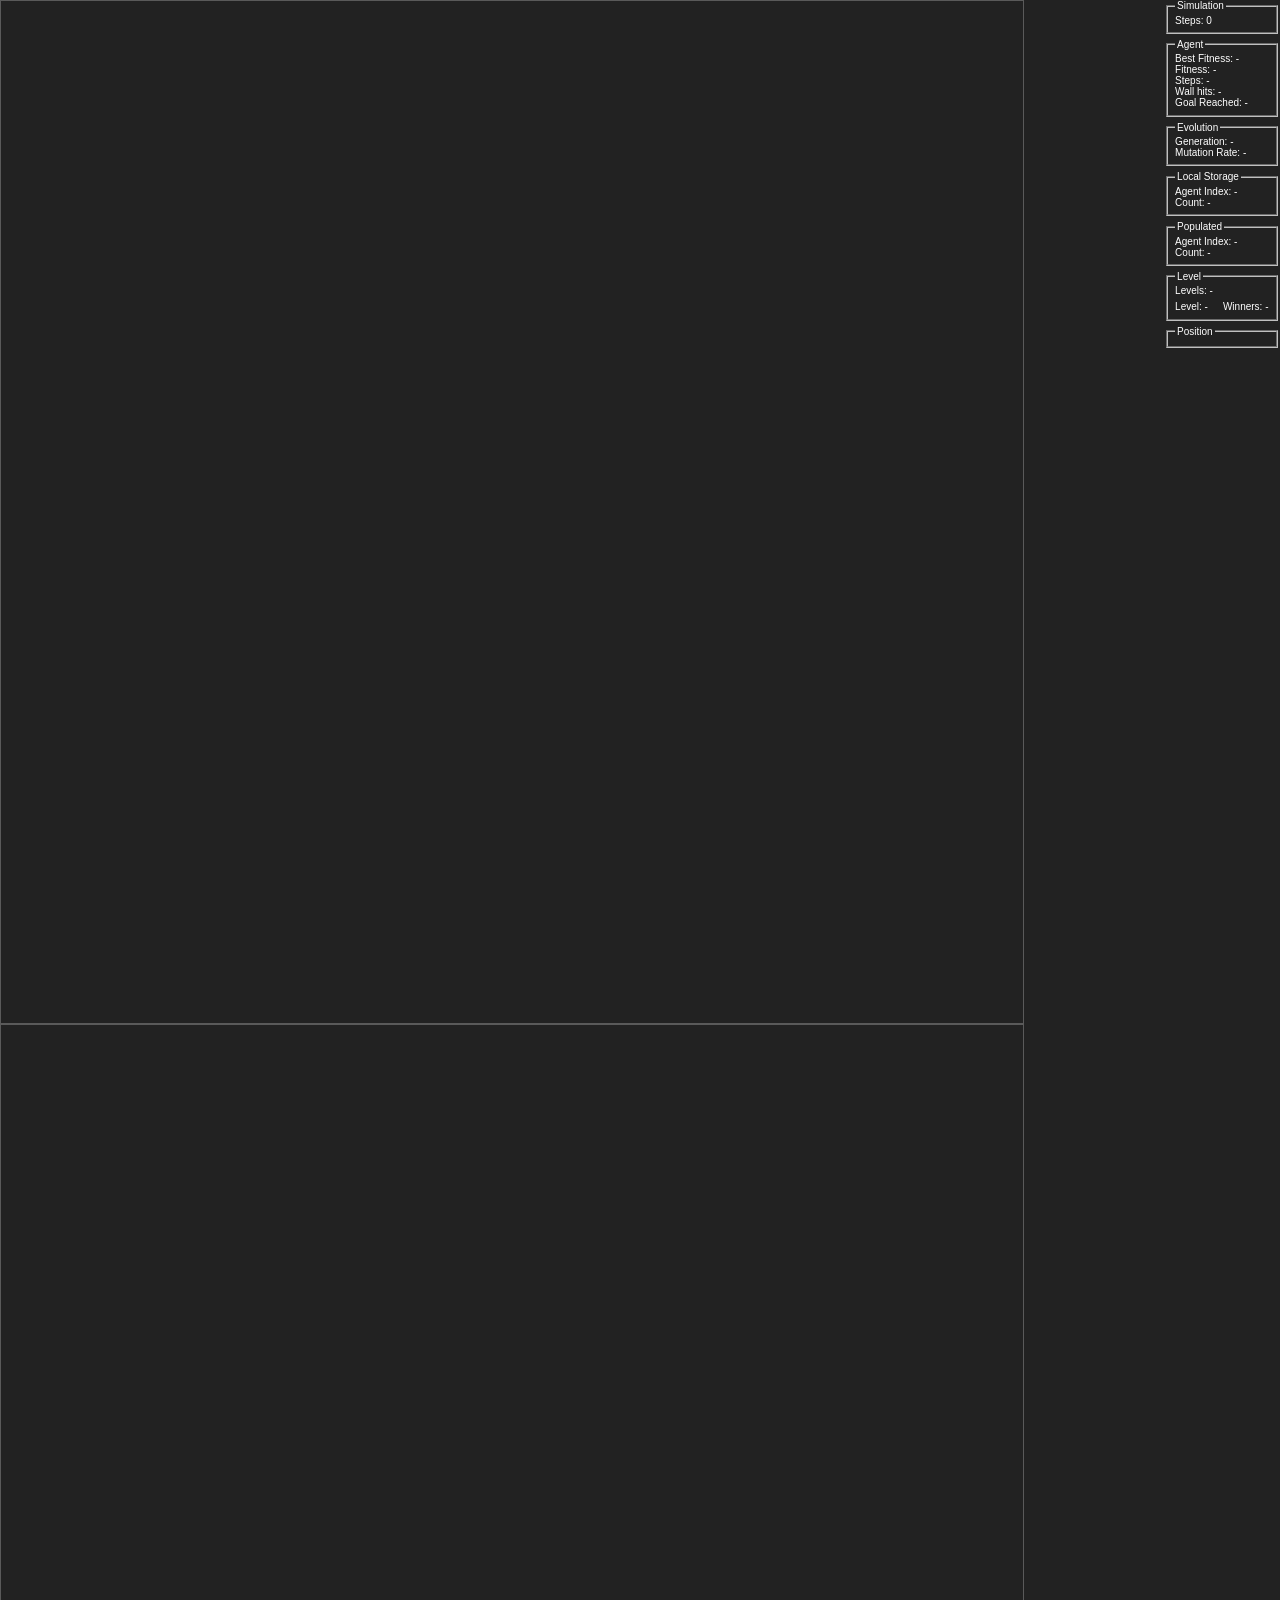
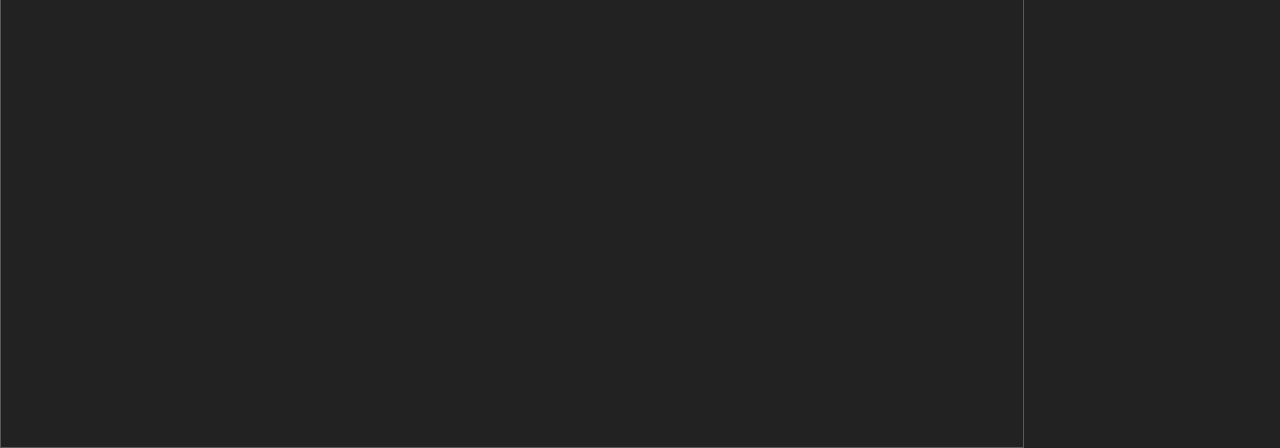
<file: code/index.html>
<!DOCTYPE html>
<html>
<head>
    <title>Neural Maze</title>
    <script>const l = console.log;// console.log manipulation here</script>
    <link rel="stylesheet" type="text/css" href="./index.css">
</head>

<body>

    <div class='mazecanvases'>
        <canvas id='mazeCanvas'></canvas>
        <canvas id='mazeCanvas2'></canvas>
        <canvas id='mazeCanvas3'></canvas>
    </div>


    <div class='btn-container'>
        <div>
            <button id="runBtn">Run</button>
            <button id="stepBtn">Step</button>
            <button id="moveBtn">Move</button>
        </div>
        <div style="display:flex;gap: 20px;">
            <div>
                <input id="watchIndexInp" type="number" value="0" min="0" placeholder="Select network" style="width:40px;">
                <button id="watchBtn">Watch</button>
            </div>

            <div>
                <input id="mutateRateInp" type="number" value="0.1" step="0.1" min="0.1" max="0.9"  style="width:35px;">
                <button id="mutateBtn">Mutate</button>
            </div>

        </div>
    </div>


    <div id="mode_selection_container" style="display:flex;flex-direction:column;row-gap:5px;width:300px;">
        <fieldset class="fieldset-1">
            <legend>Mode</legend>
            <label>
                <input id="singleModeInput" class="mode_setter" type="radio" name="agent-mode1" value="single" checked>Single
            </label>
            <label>
                <input id="multipleModeInput" class="mode_setter" type="radio" name="agent-mode1" value="multiple">Multiple
            </label>
        </fieldset>

       <fieldset class='fieldset-1'>
            <label>
              <input id="populateModeInput" class="mode_setter" type="radio" name="agent-mode2" value="populated" checked>Populated
            </label>

            <label>
              <input id="storedModeInput"  class="mode_setter" type="radio" name="agent-mode2" value="localStorage">Stored
            </label>
        </fieldset>
    </div>


    <div id="brain">
        <div>UP: <span id="upValue">0</span></div>
        <div class="bar">
            <div id="upBar" class="fill"></div>
        </div>

        <div>RIGHT: <span id="rightValue">0</span></div>
        <div class="bar">
            <div id="rightBar" class="fill"></div>
        </div>

        <div>DOWN: <span id="downValue">0</span></div>
        <div class="bar">
            <div id="downBar" class="fill"></div>
        </div>

        <div>LEFT: <span id="leftValue">0</span></div>
        <div class="bar">
            <div id="leftBar" class="fill"></div>
        </div>

        <h2 class="decision">Decision: <span id="decision">?</span></h2>
    </div>



    <div class="ui_layer">
        
        <fieldset>
            <legend>Simulation</legend>
            <div>Steps: <span id="simulationSteps">0</span></div>
        </fieldset>

        <fieldset>
            <legend>Agent</legend>
            <div>Best Fitness: <span id="bestFitnessEle">-</span></div>
            <div>Fitness: <span id="showFitnessEle">-</span></div>
            <div>Steps: <span id="showStepsEle">-</span></div>
            <div>Wall hits: <span id="wallHitsEle">-</span></div>
            <div>Goal Reached: <span id="goalReachedEle">-</span></div>
        </fieldset>
        
        <fieldset>
            <legend>Evolution</legend>
            <div>Generation: <span id="generationEle">-</span></div>
            <div>Mutation Rate: <span id="mutationRateEle">-</span></div>
        </fieldset>

        <fieldset>
            <legend>Local Storage</legend>
            <div>Agent Index: <span id="agentIndexFromLocalStorageEle">-</span></div>
            <div>Count: <span id="agentCountFromLocalStorageEle">-</span></div>
        </fieldset>

        <fieldset>
            <legend>Populated</legend>
            <div>Agent Index: <span id="agentIndexFromPopulatedEle">-</span></div>
            <div>Count: <span id="agentCountFromPopulatedEle">-</span></div>
        </fieldset>

        <fieldset class="level_fieldset">
            <legend>Level</legend>

            <div>Levels: <span id="levelsEle">-</span></div>

            <div class='fieldset_div'>
                <div>Level: <span id="levelEle">-</span></div>
                <div>Winners: <span id="winnersCountEle">-</span></div>
            </div>
        </fieldset>

        <fieldset class="agent_position_fieldset">
            <legend>Position</legend>

            <div id="agent_position_fieldset_div"></div>

        </fieldset>


    </div>



    <div id='heatMapEle' style=""></div>

        <!-- <div>
        <fieldset style="border: 1px solid lightyellow; min-height: 200px;">
            <legend>Terminal</legend>
            <div id="terminalEle"></div>
        </fieldset>
    </div> -->




    <script src="data.js"></script>

    <script src="utils.js"></script>
    <script src="draw utils.js"></script>

    <script src="agent.js"></script>
    <script src="neuron.js"></script>
    <script src="layer.js"></script>
    
    <script src="./models/MazeLevel.js"></script>
    <script src="./models/Simulation.js"></script>
    
    <script src="./models/Network.js"></script>
    <script src="./models/Visualizer.js"></script>

    <script src="script.js"></script>

    <script src="test.js"></script>
</body>
</html>
</file>
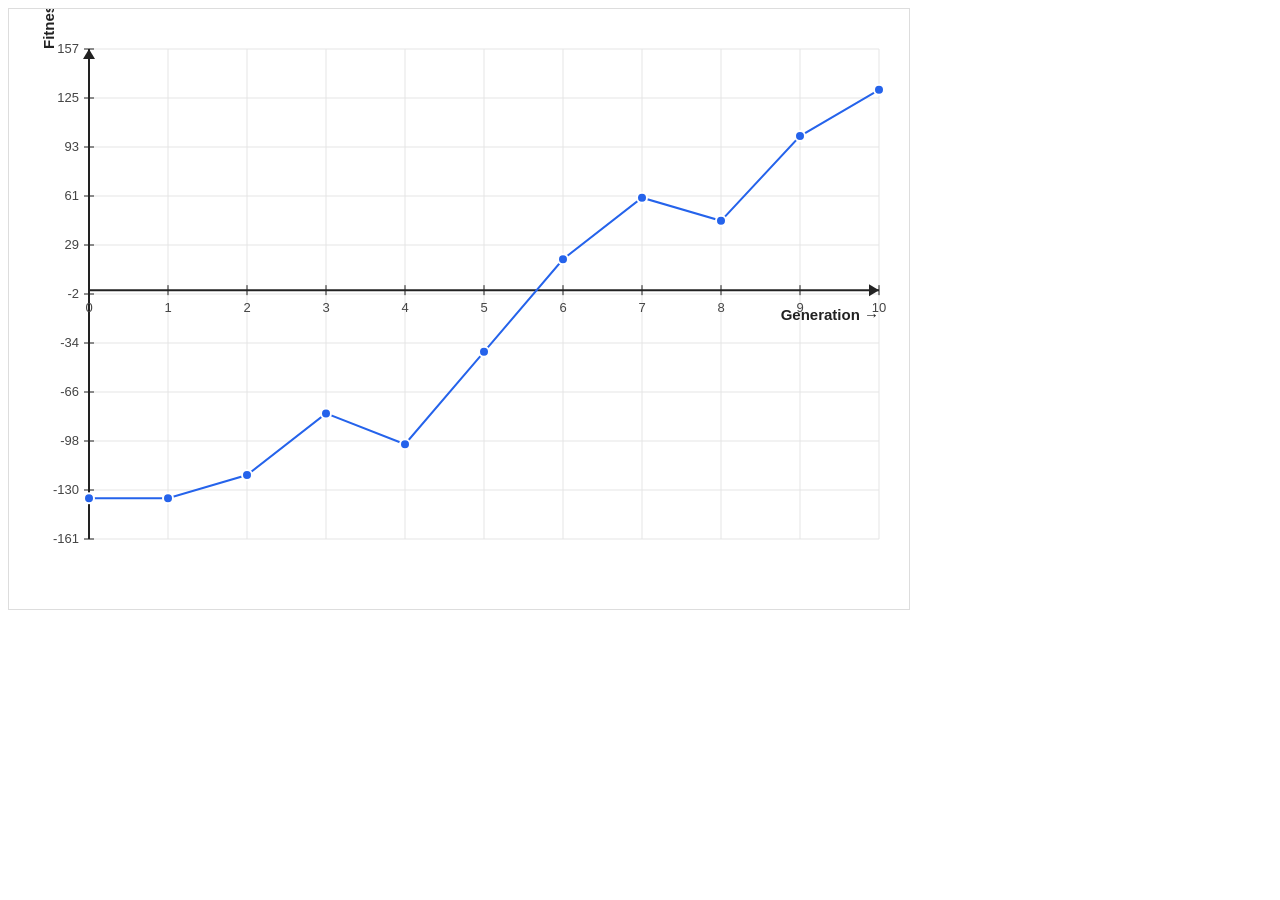
<file: code/accessories/fitness_graph.html>
<!DOCTYPE html>
<html>
<head>
    <meta charset="UTF-8">
    <title>Generation vs Fitness</title>

    <style>
        body {
            font-family: Arial, sans-serif;
        }

        .chart-container {
            position: relative;
            width: 900px;
        }

        canvas {
            border: 1px solid #ddd;
            display: block;
        }

        #tooltip {
            position: absolute;
            display: none;

            background: rgba(0, 0, 0, 0.85);
            color: white;

            padding: 8px 12px;
            border-radius: 6px;

            font-size: 13px;

            pointer-events: none;

            white-space: nowrap;
        }
    </style>
</head>

<body>

<div class="chart-container">

    <canvas id="fitnessChart"
            width="900"
            height="600">
    </canvas>

    <div id="tooltip"></div>

</div>


<script>

const demoData = [
    { fitness: -135, generation: 0 },
    { fitness: -135, generation: 1 },
    { fitness: -120, generation: 2 },
    { fitness: -80,  generation: 3 },
    { fitness: -100, generation: 4 },
    { fitness: -40,  generation: 5 },
    { fitness: 20,   generation: 6 },
    { fitness: 60,   generation: 7 },
    { fitness: 45,   generation: 8 },
    { fitness: 100,  generation: 9 },
    { fitness: 130,  generation: 10 }
];


const canvas = document.getElementById("fitnessChart");
const ctx = canvas.getContext("2d");

const tooltip = document.getElementById("tooltip");


const width = canvas.width;
const height = canvas.height;


// Space around graph
const padding = {
    left: 80,
    right: 30,
    top: 40,
    bottom: 70
};


// --------------------------------------------------
// Calculate data ranges
// --------------------------------------------------

let minX = Math.min(...demoData.map(p => p.generation));
let maxX = Math.max(...demoData.map(p => p.generation));

let minY = Math.min(...demoData.map(p => p.fitness));
let maxY = Math.max(...demoData.map(p => p.fitness));


// Make sure 0 is always visible on Y axis
minY = Math.min(minY, 0);
maxY = Math.max(maxY, 0);


// Add some vertical space
const yPadding = (maxY - minY) * 0.1;

minY -= yPadding;
maxY += yPadding;


// --------------------------------------------------
// Coordinate conversion
// --------------------------------------------------

function xToCanvas(x) {

    const graphWidth =
        width - padding.left - padding.right;

    return padding.left +
        ((x - minX) / (maxX - minX)) *
        graphWidth;
}


function yToCanvas(y) {

    const graphHeight =
        height - padding.top - padding.bottom;

    // IMPORTANT:
    // Canvas Y increases downward,
    // so we invert the mathematical Y axis.

    return height - padding.bottom -
        ((y - minY) / (maxY - minY)) *
        graphHeight;
}


// --------------------------------------------------
// Draw grid
// --------------------------------------------------

function drawGrid() {

    ctx.strokeStyle = "#e5e5e5";
    ctx.lineWidth = 1;

    // Vertical grid lines
    for (let x = minX; x <= maxX; x++) {

        const canvasX = xToCanvas(x);

        ctx.beginPath();
        ctx.moveTo(canvasX, padding.top);
        ctx.lineTo(canvasX, height - padding.bottom);
        ctx.stroke();
    }


    // Horizontal grid lines
    // We'll use a reasonable number of lines.

    const gridCount = 10;

    for (let i = 0; i <= gridCount; i++) {

        const value =
            minY + (maxY - minY) * (i / gridCount);

        const canvasY = yToCanvas(value);

        ctx.beginPath();
        ctx.moveTo(padding.left, canvasY);
        ctx.lineTo(width - padding.right, canvasY);
        ctx.stroke();
    }
}


// --------------------------------------------------
// Draw axes
// --------------------------------------------------

function drawAxes() {

    ctx.strokeStyle = "#222";
    ctx.fillStyle = "#222";

    ctx.lineWidth = 2;


    // ----------------------------------------------
    // X axis (fitness = 0)
    // ----------------------------------------------

    const zeroY = yToCanvas(0);

    ctx.beginPath();

    ctx.moveTo(padding.left, zeroY);
    ctx.lineTo(width - padding.right, zeroY);

    ctx.stroke();


    // X-axis arrow

    ctx.beginPath();

    ctx.moveTo(width - padding.right, zeroY);

    ctx.lineTo(width - padding.right - 10, zeroY - 6);

    ctx.lineTo(width - padding.right - 10, zeroY + 6);

    ctx.closePath();

    ctx.fill();


    // ----------------------------------------------
    // Y axis
    // ----------------------------------------------

    const zeroX = xToCanvas(0);

    ctx.beginPath();

    ctx.moveTo(zeroX, padding.top);
    ctx.lineTo(zeroX, height - padding.bottom);

    ctx.stroke();


    // Y-axis arrow

    ctx.beginPath();

    ctx.moveTo(zeroX, padding.top);

    ctx.lineTo(zeroX - 6, padding.top + 10);
    ctx.lineTo(zeroX + 6, padding.top + 10);

    ctx.closePath();

    ctx.fill();


    // ----------------------------------------------
    // Axis labels
    // ----------------------------------------------

    ctx.font = "bold 15px Arial";


    // Generation ->
    ctx.textAlign = "right";
    ctx.fillText(
        "Generation →",
        width - padding.right,
        zeroY + 30
    );


    // Fitness ↑
    ctx.save();

    ctx.translate(
        zeroX - 35,
        padding.top
    );

    ctx.rotate(-Math.PI / 2);

    ctx.textAlign = "left";

    ctx.fillText(
        "Fitness ↑",
        0,
        0
    );

    ctx.restore();
}


// --------------------------------------------------
// Draw X-axis labels
// --------------------------------------------------

function drawXAxisLabels() {

    ctx.fillStyle = "#444";
    ctx.font = "13px Arial";
    ctx.textAlign = "center";


    for (let generation = minX;
         generation <= maxX;
         generation++) {

        const x = xToCanvas(generation);
        const y = yToCanvas(0);


        // Tick
        ctx.strokeStyle = "#222";
        ctx.lineWidth = 1;

        ctx.beginPath();

        ctx.moveTo(x, y - 5);
        ctx.lineTo(x, y + 5);

        ctx.stroke();


        // Number
        ctx.fillText(
            generation,
            x,
            y + 22
        );
    }
}


// --------------------------------------------------
// Draw Y-axis labels
// --------------------------------------------------

function drawYAxisLabels() {

    ctx.fillStyle = "#444";
    ctx.font = "13px Arial";
    ctx.textAlign = "right";


    const gridCount = 10;


    for (let i = 0; i <= gridCount; i++) {

        const value =
            minY + (maxY - minY) * (i / gridCount);

        const y = yToCanvas(value);

        const x = xToCanvas(0);


        // Tick
        ctx.strokeStyle = "#222";
        ctx.lineWidth = 1;

        ctx.beginPath();

        ctx.moveTo(x - 5, y);
        ctx.lineTo(x + 5, y);

        ctx.stroke();


        // Number
        ctx.fillText(
            Math.round(value),
            x - 10,
            y + 4
        );
    }
}


// --------------------------------------------------
// Draw fitness line
// --------------------------------------------------

function drawLine() {

    ctx.strokeStyle = "#2563eb";
    ctx.lineWidth = 2;

    ctx.beginPath();


    demoData.forEach((point, index) => {

        const x = xToCanvas(point.generation);
        const y = yToCanvas(point.fitness);


        if (index === 0) {
            ctx.moveTo(x, y);
        } else {
            ctx.lineTo(x, y);
        }
    });


    ctx.stroke();
}


// --------------------------------------------------
// Draw points
// --------------------------------------------------

function drawPoints() {

    demoData.forEach(point => {

        const x = xToCanvas(point.generation);
        const y = yToCanvas(point.fitness);


        ctx.beginPath();

        ctx.arc(
            x,
            y,
            5,
            0,
            Math.PI * 2
        );

        ctx.fillStyle = "#2563eb";
        ctx.fill();


        // Small white border

        ctx.strokeStyle = "white";
        ctx.lineWidth = 2;

        ctx.stroke();
    });
}


// --------------------------------------------------
// Draw everything
// --------------------------------------------------

function draw() {

    ctx.clearRect(
        0,
        0,
        width,
        height
    );


    drawGrid();

    drawAxes();

    drawXAxisLabels();

    drawYAxisLabels();

    drawLine();

    drawPoints();
}


draw();


// --------------------------------------------------
// Hover detection
// --------------------------------------------------

canvas.addEventListener("mousemove", function(event) {

    const rect = canvas.getBoundingClientRect();

    const mouseX =
        event.clientX - rect.left;

    const mouseY =
        event.clientY - rect.top;


    let hoveredPoint = null;


    for (const point of demoData) {

        const x = xToCanvas(point.generation);
        const y = yToCanvas(point.fitness);


        const distance =
            Math.sqrt(
                (mouseX - x) ** 2 +
                (mouseY - y) ** 2
            );


        // 10px hit area

        if (distance <= 10) {

            hoveredPoint = point;
            break;
        }
    }


    if (hoveredPoint) {

        tooltip.style.display = "block";


        tooltip.innerHTML = `
            <strong>Generation:</strong>
            ${hoveredPoint.generation}
            <br>
            <strong>Fitness:</strong>
            ${hoveredPoint.fitness}
        `;


        tooltip.style.left =
            (mouseX + 15) + "px";

        tooltip.style.top =
            (mouseY + 15) + "px";


        canvas.style.cursor = "pointer";

    } else {

        tooltip.style.display = "none";

        canvas.style.cursor = "default";
    }

});

</script>

</body>
</html>
</file>
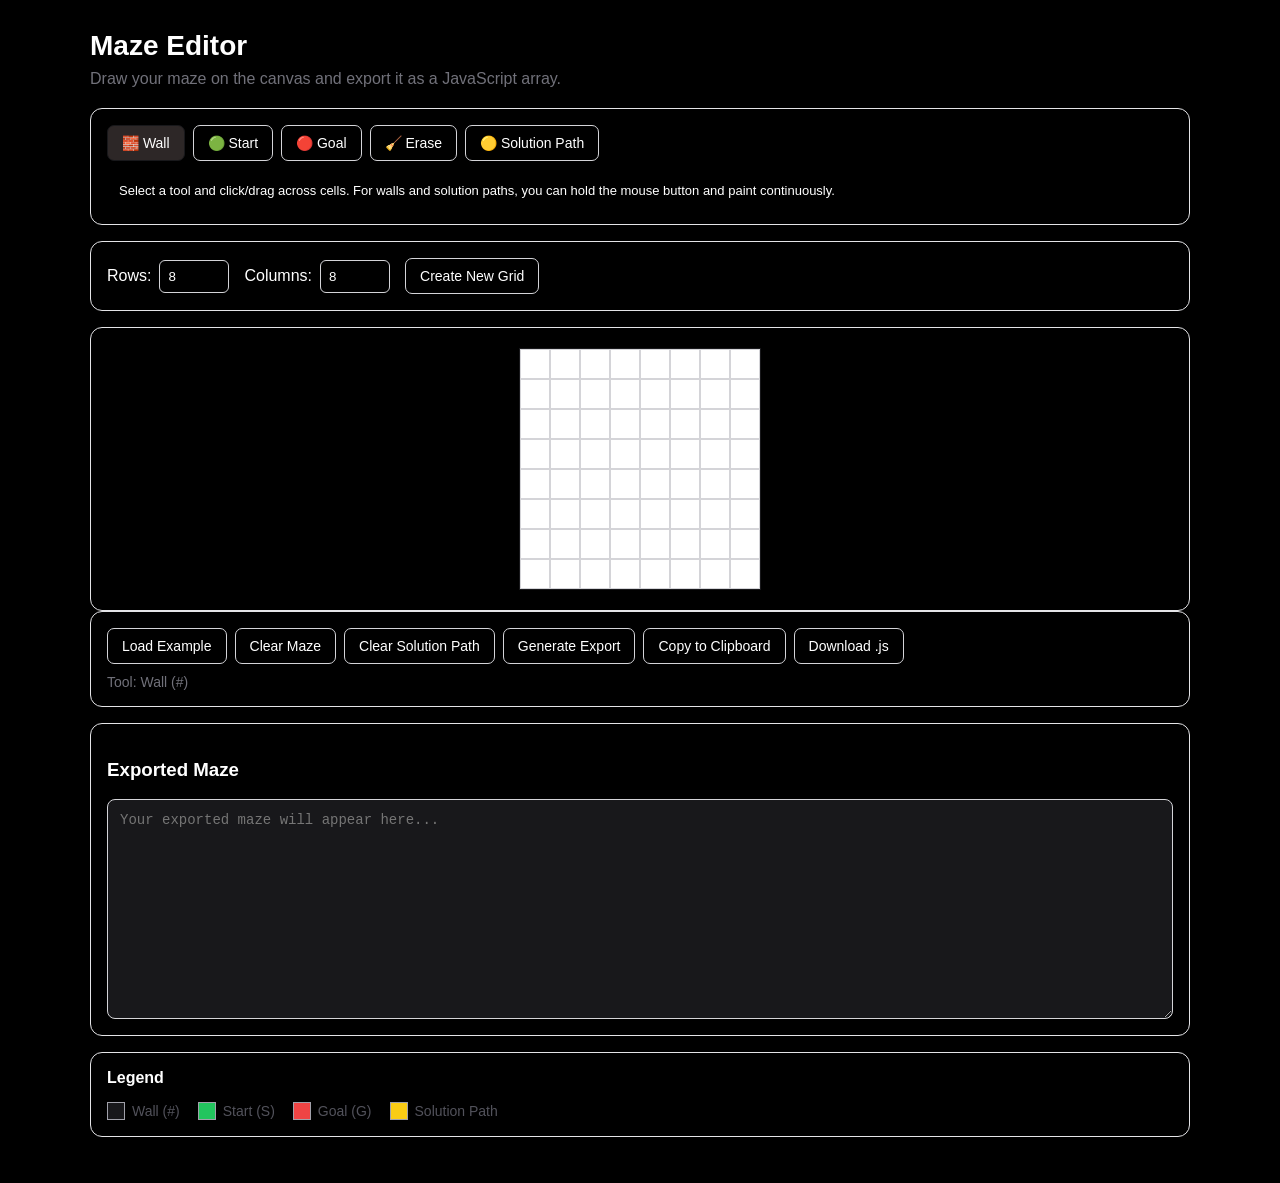
<file: code/accessories/maze_generator.html>
<!DOCTYPE html>
<html lang="en">
<head>
    <meta charset="UTF-8">
    <meta name="viewport" content="width=device-width, initial-scale=1.0">

    <title>Maze Editor</title>

    <style>
        * {
            box-sizing: border-box;
        }

        body {
            margin: 0;
            min-height: 100vh;
            font-family: Arial, Helvetica, sans-serif;
            background: #f4f4f5;
            color: #18181b;

            display: flex;
            justify-content: center;
            align-items: flex-start;

            padding: 30px;
        }

        .app {
            width: min(100%, 1100px);
        }

        h1 {
            margin: 0 0 8px;
            font-size: 28px;
        }

        .description {
            margin: 0 0 20px;
            color: #71717a;
        }

        .panel {
            background: white;
            border: 1px solid #e4e4e7;
            border-radius: 12px;
            padding: 16px;
            margin-bottom: 16px;
        }

        .toolbar {
            display: flex;
            flex-wrap: wrap;
            gap: 8px;
        }

        button {
            border: 1px solid #d4d4d8;
            background: white;
            color: #18181b;

            padding: 9px 14px;
            border-radius: 7px;

            font-size: 14px;
            cursor: pointer;
        }

        button:hover {
            background: #f4f4f5;
        }

        button.active {
            background: #18181b;
            color: white;
            border-color: #18181b;
        }

        .settings {
            display: flex;
            flex-wrap: wrap;
            gap: 15px;
            align-items: center;
        }

        .setting {
            display: flex;
            align-items: center;
            gap: 8px;
        }

        input[type="number"] {
            width: 70px;
            padding: 8px;
            border: 1px solid #d4d4d8;
            border-radius: 6px;
        }

        .canvas-container {
            background: white;
            border: 1px solid #e4e4e7;
            border-radius: 12px;

            padding: 20px;

            display: flex;
            justify-content: center;
            align-items: center;

            overflow: auto;
        }

        canvas {
            display: block;
            border: 1px solid #18181b;

            /*
             * Important for touch dragging.
             */
            touch-action: none;

            cursor: crosshair;
        }

        .actions {
            display: flex;
            flex-wrap: wrap;
            gap: 8px;
        }

        .export-area {
            display: grid;
            gap: 10px;
        }

        textarea {
            width: 100%;
            min-height: 220px;

            resize: vertical;

            padding: 12px;

            border: 1px solid #d4d4d8;
            border-radius: 8px;

            font-family: monospace;
            font-size: 14px;

            background: #18181b;
            color: #fafafa;
        }

        .status {
            margin-top: 10px;
            color: #71717a;
            font-size: 14px;
        }

        .legend {
            display: flex;
            flex-wrap: wrap;
            gap: 18px;

            margin-top: 15px;

            color: #52525b;
            font-size: 14px;
        }

        .legend-item {
            display: flex;
            align-items: center;
            gap: 7px;
        }

        .legend-box {
            width: 18px;
            height: 18px;

            border: 1px solid #a1a1aa;
        }

        .legend-wall {
            background: #18181b;
        }

        .legend-start {
            background: #22c55e;
        }

        .legend-goal {
            background: #ef4444;
        }

        .legend-path {
            background: #facc15;
        }

        .hint {
            margin-top: 12px;
            padding: 10px 12px;

            background: #fafafa;
            border-radius: 7px;

            color: #52525b;
            font-size: 13px;
        }

        @media (max-width: 600px) {
            body {
                padding: 15px;
            }

            .canvas-container {
                padding: 10px;
            }

            h1 {
                font-size: 23px;
            }
        }

/*        dark mode code starts*/

        body, .panel, .hint, .canvas-container, input, button {
            background: black !important;
            color: white !important;
        }
        .tool.active  {
            background: #2d2727 !important;
        }
/*        dark mode code ends*/
    </style>
</head>

<body>

<div class="app">

    <h1>Maze Editor</h1>

    <p class="description">
        Draw your maze on the canvas and export it as a JavaScript array.
    </p>


    <!-- TOOLBAR -->
    <div class="panel">

        <div class="toolbar">

            <button
                class="tool active"
                data-tool="wall">
                🧱 Wall
            </button>

            <button
                class="tool"
                data-tool="start">
                🟢 Start
            </button>

            <button
                class="tool"
                data-tool="goal">
                🔴 Goal
            </button>

            <button
                class="tool"
                data-tool="erase">
                🧹 Erase
            </button>

            <button
                class="tool"
                data-tool="path">
                🟡 Solution Path
            </button>

        </div>

        <div class="hint">
            Select a tool and click/drag across cells.
            For walls and solution paths, you can hold the mouse button and paint continuously.
        </div>

    </div>


    <!-- GRID SETTINGS -->
    <div class="panel">

        <div class="settings">

            <div class="setting">
                <label for="rows">Rows:</label>

                <input
                    id="rows"
                    type="number"
                    min="2"
                    max="100"
                    value="8">
            </div>


            <div class="setting">
                <label for="cols">Columns:</label>

                <input
                    id="cols"
                    type="number"
                    min="2"
                    max="100"
                    value="8">
            </div>


            <button id="resizeBtn">
                Create New Grid
            </button>

        </div>

    </div>


    <!-- CANVAS -->
    <div class="canvas-container">

        <canvas id="mazeCanvas"></canvas>

    </div>


    <!-- ACTIONS -->
    <div class="panel">

        <div class="actions">

            <button id="exampleBtn">
                Load Example
            </button>

            <button id="clearBtn">
                Clear Maze
            </button>

            <button id="clearPathBtn">
                Clear Solution Path
            </button>

            <button id="exportBtn">
                Generate Export
            </button>

            <button id="copyBtn">
                Copy to Clipboard
            </button>

            <button id="downloadBtn">
                Download .js
            </button>

        </div>

        <div class="status" id="status">
            Tool: Wall
        </div>

    </div>


    <!-- EXPORT -->
    <div class="panel">

        <h3>Exported Maze</h3>

        <div class="export-area">

            <textarea
                id="output"
                spellcheck="false"
                placeholder="Your exported maze will appear here..."></textarea>

        </div>

    </div>


    <!-- LEGEND -->
    <div class="panel">

        <strong>Legend</strong>

        <div class="legend">

            <div class="legend-item">
                <div class="legend-box legend-wall"></div>
                Wall (#)
            </div>

            <div class="legend-item">
                <div class="legend-box legend-start"></div>
                Start (S)
            </div>

            <div class="legend-item">
                <div class="legend-box legend-goal"></div>
                Goal (G)
            </div>

            <div class="legend-item">
                <div class="legend-box legend-path"></div>
                Solution Path
            </div>

        </div>

    </div>

</div>


<script>

    // ============================================================
    // CONFIGURATION
    // ============================================================

    const CELL_SIZE = 30;

    const WALL = "#";
    const EMPTY = " ";
    const START = "S";
    const GOAL = "G";


    // ============================================================
    // DOM ELEMENTS
    // ============================================================

    const canvas = document.getElementById("mazeCanvas");
    const ctx = canvas.getContext("2d");

    const rowsInput = document.getElementById("rows");
    const colsInput = document.getElementById("cols");

    const resizeBtn = document.getElementById("resizeBtn");

    const exampleBtn = document.getElementById("exampleBtn");
    const clearBtn = document.getElementById("clearBtn");
    const clearPathBtn = document.getElementById("clearPathBtn");

    const exportBtn = document.getElementById("exportBtn");
    const copyBtn = document.getElementById("copyBtn");
    const downloadBtn = document.getElementById("downloadBtn");

    const output = document.getElementById("output");
    const status = document.getElementById("status");

    const toolButtons = document.querySelectorAll(".tool");


    // ============================================================
    // MAZE DATA
    // ============================================================

    let rows = Number(rowsInput.value);
    let cols = Number(colsInput.value);

    let maze = [];

    /*
     * Solution path is stored separately from the maze.
     *
     * This is important because:
     *
     * maze[row][col]
     *
     * represents the actual maze.
     *
     * solutionPath[row][col]
     *
     * represents whether that cell belongs to the solution.
     */
    let solutionPath = [];


    // Current selected tool
    let currentTool = "wall";


    // Used for mouse/touch dragging
    let isDrawing = false;

    // Prevent repeated painting of the same cell
    let lastCell = null;


    // ============================================================
    // CREATE EMPTY MAZE
    // ============================================================

    function createEmptyMaze(rowCount, colCount) {

        maze = [];

        solutionPath = [];

        for (let row = 0; row < rowCount; row++) {

            const mazeRow = [];
            const pathRow = [];

            for (let col = 0; col < colCount; col++) {

                mazeRow.push(EMPTY);
                pathRow.push(false);

            }

            maze.push(mazeRow);
            solutionPath.push(pathRow);
        }
    }


    // ============================================================
    // CREATE CANVAS
    // ============================================================

    function resizeCanvas() {

        canvas.width = cols * CELL_SIZE;
        canvas.height = rows * CELL_SIZE;

        render();
    }


    // ============================================================
    // RENDER MAZE
    // ============================================================

    function render() {

        ctx.clearRect(
            0,
            0,
            canvas.width,
            canvas.height
        );


        // --------------------------------------------------------
        // Draw cells
        // --------------------------------------------------------

        for (let row = 0; row < rows; row++) {

            for (let col = 0; col < cols; col++) {

                const x = col * CELL_SIZE;
                const y = row * CELL_SIZE;

                const value = maze[row][col];


                // Default cell
                ctx.fillStyle = "#ffffff";

                ctx.fillRect(
                    x,
                    y,
                    CELL_SIZE,
                    CELL_SIZE
                );


                // ------------------------------------------------
                // Solution path
                // ------------------------------------------------

                if (
                    solutionPath[row] &&
                    solutionPath[row][col] &&
                    value !== WALL &&
                    value !== START &&
                    value !== GOAL
                ) {

                    ctx.fillStyle = "#facc15";

                    ctx.fillRect(
                        x,
                        y,
                        CELL_SIZE,
                        CELL_SIZE
                    );
                }


                // ------------------------------------------------
                // Wall
                // ------------------------------------------------

                if (value === WALL) {

                    ctx.fillStyle = "#18181b";

                    ctx.fillRect(
                        x,
                        y,
                        CELL_SIZE,
                        CELL_SIZE
                    );
                }


                // ------------------------------------------------
                // Start
                // ------------------------------------------------

                if (value === START) {

                    ctx.fillStyle = "#22c55e";

                    ctx.fillRect(
                        x,
                        y,
                        CELL_SIZE,
                        CELL_SIZE
                    );

                    drawText(
                        "S",
                        x,
                        y
                    );
                }


                // ------------------------------------------------
                // Goal
                // ------------------------------------------------

                if (value === GOAL) {

                    ctx.fillStyle = "#ef4444";

                    ctx.fillRect(
                        x,
                        y,
                        CELL_SIZE,
                        CELL_SIZE
                    );

                    drawText(
                        "G",
                        x,
                        y
                    );
                }


                // ------------------------------------------------
                // Grid line
                // ------------------------------------------------

                ctx.strokeStyle = "#d4d4d8";
                ctx.lineWidth = 1;

                ctx.strokeRect(
                    x + 0.5,
                    y + 0.5,
                    CELL_SIZE - 1,
                    CELL_SIZE - 1
                );

            }
        }
    }


    // ============================================================
    // DRAW CELL TEXT
    // ============================================================

    function drawText(text, x, y) {

        ctx.fillStyle = "#ffffff";

        ctx.font = "bold 17px Arial";

        ctx.textAlign = "center";
        ctx.textBaseline = "middle";

        ctx.fillText(
            text,
            x + CELL_SIZE / 2,
            y + CELL_SIZE / 2
        );
    }


    // ============================================================
    // GET CELL FROM MOUSE POSITION
    // ============================================================

    function getCellFromEvent(event) {

        const rect = canvas.getBoundingClientRect();


        /*
         * clientX/clientY works for mouse.
         *
         * For touch events we use the first touch.
         */

        let clientX;
        let clientY;

        if (event.touches && event.touches.length > 0) {

            clientX = event.touches[0].clientX;
            clientY = event.touches[0].clientY;

        } else if (
            event.changedTouches &&
            event.changedTouches.length > 0
        ) {

            clientX = event.changedTouches[0].clientX;
            clientY = event.changedTouches[0].clientY;

        } else {

            clientX = event.clientX;
            clientY = event.clientY;
        }


        const x = clientX - rect.left;
        const y = clientY - rect.top;


        /*
         * Because the canvas can be displayed at a different
         * CSS size than its internal resolution, calculate the
         * scale.
         */

        const scaleX = canvas.width / rect.width;
        const scaleY = canvas.height / rect.height;


        const canvasX = x * scaleX;
        const canvasY = y * scaleY;


        const col = Math.floor(
            canvasX / CELL_SIZE
        );

        const row = Math.floor(
            canvasY / CELL_SIZE
        );


        if (
            row < 0 ||
            row >= rows ||
            col < 0 ||
            col >= cols
        ) {
            return null;
        }


        return {
            row,
            col
        };
    }


    // ============================================================
    // PAINT CELL
    // ============================================================

    function paintCell(row, col) {

        if (
            row < 0 ||
            row >= rows ||
            col < 0 ||
            col >= cols
        ) {
            return;
        }


        switch (currentTool) {


            // ----------------------------------------------------
            // WALL
            // ----------------------------------------------------

            case "wall":

                /*
                 * Don't overwrite Start or Goal.
                 */

                if (
                    maze[row][col] !== START &&
                    maze[row][col] !== GOAL
                ) {

                    maze[row][col] = WALL;

                    solutionPath[row][col] = false;
                }

                break;


            // ----------------------------------------------------
            // ERASE
            // ----------------------------------------------------

            case "erase":

                maze[row][col] = EMPTY;

                solutionPath[row][col] = false;

                break;


            // ----------------------------------------------------
            // START
            // ----------------------------------------------------

            case "start":

                /*
                 * Remove any existing S.
                 */

                removeCharacter(START);

                maze[row][col] = START;

                /*
                 * A start cell cannot be a solution overlay.
                 */

                solutionPath[row][col] = false;

                break;


            // ----------------------------------------------------
            // GOAL
            // ----------------------------------------------------

            case "goal":

                /*
                 * Remove any existing G.
                 */

                removeCharacter(GOAL);

                maze[row][col] = GOAL;

                solutionPath[row][col] = false;

                break;


            // ----------------------------------------------------
            // SOLUTION PATH
            // ----------------------------------------------------

            case "path":

                /*
                 * Don't draw the path on walls.
                 */

                if (maze[row][col] === WALL) {
                    break;
                }


                /*
                 * Don't change S/G.
                 */

                if (
                    maze[row][col] === START ||
                    maze[row][col] === GOAL
                ) {
                    break;
                }


                solutionPath[row][col] =
                    !solutionPath[row][col];

                break;
        }


        render();
    }


    // ============================================================
    // REMOVE S OR G
    // ============================================================

    function removeCharacter(character) {

        for (let row = 0; row < rows; row++) {

            for (let col = 0; col < cols; col++) {

                if (maze[row][col] === character) {

                    maze[row][col] = EMPTY;
                }
            }
        }
    }


    // ============================================================
    // MOUSE EVENTS
    // ============================================================

    canvas.addEventListener(
        "mousedown",
        function(event) {

            event.preventDefault();

            isDrawing = true;

            lastCell = null;

            const cell = getCellFromEvent(event);

            if (!cell) return;


            lastCell = `${cell.row}:${cell.col}`;

            paintCell(
                cell.row,
                cell.col
            );
        }
    );


    canvas.addEventListener(
        "mousemove",
        function(event) {

            if (!isDrawing) return;

            event.preventDefault();

            const cell = getCellFromEvent(event);

            if (!cell) return;


            const cellId =
                `${cell.row}:${cell.col}`;


            /*
             * Don't paint the same cell repeatedly.
             */

            if (cellId === lastCell) {
                return;
            }


            lastCell = cellId;

            paintCell(
                cell.row,
                cell.col
            );
        }
    );


    window.addEventListener(
        "mouseup",
        function() {

            isDrawing = false;
            lastCell = null;
        }
    );


    // ============================================================
    // TOUCH EVENTS
    // ============================================================

    canvas.addEventListener(
        "touchstart",
        function(event) {

            event.preventDefault();

            isDrawing = true;

            lastCell = null;

            const cell = getCellFromEvent(event);

            if (!cell) return;


            lastCell =
                `${cell.row}:${cell.col}`;


            paintCell(
                cell.row,
                cell.col
            );
        },
        {
            passive: false
        }
    );


    canvas.addEventListener(
        "touchmove",
        function(event) {

            event.preventDefault();

            if (!isDrawing) return;

            const cell =
                getCellFromEvent(event);

            if (!cell) return;


            const cellId =
                `${cell.row}:${cell.col}`;


            if (cellId === lastCell) {
                return;
            }


            lastCell = cellId;

            paintCell(
                cell.row,
                cell.col
            );
        },
        {
            passive: false
        }
    );


    canvas.addEventListener(
        "touchend",
        function(event) {

            event.preventDefault();

            isDrawing = false;
            lastCell = null;
        },
        {
            passive: false
        }
    );


    // ============================================================
    // TOOL BUTTONS
    // ============================================================

    toolButtons.forEach(button => {

        button.addEventListener(
            "click",
            function() {

                currentTool =
                    button.dataset.tool;


                /*
                 * Remove active state
                 */

                toolButtons.forEach(btn => {
                    btn.classList.remove("active");
                });


                /*
                 * Activate current button
                 */

                button.classList.add("active");


                updateStatus();
            }
        );
    });


    // ============================================================
    // STATUS
    // ============================================================

    function updateStatus() {

        const names = {

            wall: "Wall (#)",

            start: "Start (S)",

            goal: "Goal (G)",

            erase: "Eraser",

            path: "Solution Path"
        };


        status.textContent =
            `Tool: ${names[currentTool]}`;
    }


    // ============================================================
    // CLEAR MAZE
    // ============================================================

    clearBtn.addEventListener(
        "click",
        function() {

            createEmptyMaze(
                rows,
                cols
            );

            output.value = "";

            render();

            status.textContent =
                "Maze cleared.";
        }
    );


    // ============================================================
    // CLEAR SOLUTION PATH
    // ============================================================

    clearPathBtn.addEventListener(
        "click",
        function() {

            for (let row = 0; row < rows; row++) {

                for (let col = 0; col < cols; col++) {

                    solutionPath[row][col] = false;
                }
            }

            render();

            status.textContent =
                "Solution path cleared.";
        }
    );


    // ============================================================
    // CREATE NEW GRID
    // ============================================================

    resizeBtn.addEventListener(
        "click",
        function() {

            const newRows =
                Number(rowsInput.value);

            const newCols =
                Number(colsInput.value);


            if (
                newRows < 2 ||
                newRows > 100 ||
                newCols < 2 ||
                newCols > 100
            ) {

                alert(
                    "Rows and columns must be between 2 and 100."
                );

                return;
            }


            rows = newRows;
            cols = newCols;


            createEmptyMaze(
                rows,
                cols
            );

            resizeCanvas();

            output.value = "";

            status.textContent =
                `Created ${rows} × ${cols} grid.`;
        }
    );


    // ============================================================
    // LOAD EXAMPLE
    // ============================================================

    exampleBtn.addEventListener(
        "click",
        function() {

            const exampleMaze = [

                "########",

                "#S     #",

                "# ###  #",

                "#   #  #",

                "### # ##",

                "#     G#",

                "########"
            ];


            loadMaze(exampleMaze);
        }
    );


    // ============================================================
    // LOAD MAZE FROM STRING ARRAY
    // ============================================================

    function loadMaze(mazeArray) {

        rows = mazeArray.length;

        cols = mazeArray[0].length;


        rowsInput.value = rows;
        colsInput.value = cols;


        maze = [];

        solutionPath = [];


        for (let row = 0; row < rows; row++) {

            maze.push(
                mazeArray[row].split("")
            );

            solutionPath.push(
                new Array(cols).fill(false)
            );
        }


        resizeCanvas();

        output.value = "";

        status.textContent =
            "Example maze loaded.";
    }


    // ============================================================
    // EXPORT MAZE
    // ============================================================

    function getMazeAsStrings() {

        return maze.map(row => {

            return row.join("");

        });
    }


    function generateExport() {

        const mazeArray =
            getMazeAsStrings();


        /*
         * JSON.stringify gives us:
         *
         * [
         *   "#####",
         *   "#S  #",
         *   "#####"
         * ]
         *
         * Then we put const maze = before it.
         */

        return (
            "const maze = " +
            JSON.stringify(
                mazeArray,
                null,
                4
            ) +
            ";"
        );
    }


    exportBtn.addEventListener(
        "click",
        function() {

            output.value =
                generateExport();

            status.textContent =
                "Maze exported.";
        }
    );


    // ============================================================
    // COPY TO CLIPBOARD
    // ============================================================

    copyBtn.addEventListener(
        "click",
        async function() {

            const text =
                generateExport();


            output.value = text;


            try {

                await navigator.clipboard.writeText(
                    text
                );


                status.textContent =
                    "Maze copied to clipboard.";

            } catch (error) {

                /*
                 * Clipboard API may be unavailable
                 * when opening the file directly.
                 */

                output.select();

                document.execCommand("copy");

                status.textContent =
                    "Maze copied.";
            }
        }
    );


    // ============================================================
    // DOWNLOAD .JS
    // ============================================================

    downloadBtn.addEventListener(
        "click",
        function() {

            const text =
                generateExport();


            const blob =
                new Blob(
                    [text],
                    {
                        type: "text/javascript"
                    }
                );


            const url =
                URL.createObjectURL(blob);


            const link =
                document.createElement("a");


            link.href = url;

            link.download =
                "maze.js";


            document.body.appendChild(link);

            link.click();

            document.body.removeChild(link);


            URL.revokeObjectURL(url);


            status.textContent =
                "maze.js downloaded.";
        }
    );


    // ============================================================
    // INITIALIZE
    // ============================================================

    createEmptyMaze(
        rows,
        cols
    );

    resizeCanvas();

    updateStatus();

</script>

</body>
</html>
</file>
<file: code/index.css>
:root {
    --btn-hover-bg-clr: #007bff; /* Variables must start with two dashes -- */
    --fieldset-label-hover-bg-clr: #007bff;
}

body {
    background: #222;
    color: white;
    font-family: Arial;
    margin: 0;
    text-align: center;
    display: flex;
    flex-direction: row;
}
        #brain {
            width: 480px;
            margin: 0px;
            margin-top: 10px;
            margin-left: 10px;
            text-align: left;
            font-family: monospace;
        }

        .bar {
            height: 10px;
            background: #555;
            margin: 5px 0 10px;
        }

        .fill {
            height: 100%;
            background: limegreen;
            width: 0%;
        }
        .ui_layer {
            position: absolute;
            right: 0;
            font-size: 10px;
            display: flex;
            flex-direction: column;
            row-gap: 5px;
            text-align: left;
        }


        div.btn-container{
            display:flex;
            justify-content:space-between;
            /*width:35vw;*/
            min-width:400px;
            background: black;
        }
        h2.decision {
            margin: 0;
            font-size: 15px;
        }


        fieldset.fieldset-1 {
            border: 1px solid rgba(255, 255, 255, 1);
            display: flex;
            column-gap: 5px;
        }
        fieldset.fieldset-1 label {
            padding: 0px 4px;
            border-radius: 4px;
        }
        fieldset.fieldset-1 label:hover {
            background-color: var(--fieldset-label-hover-bg-clr, #cccccc);
            cursor: pointer;
        }
        button:hover{
            background-color: var(--btn-hover-bg-clr, #cccccc);
            cursor: pointer;
        }



        div.mazecanvases{
            display: flex;
            flex-direction: column;
            width: 80%;
        }

        canvas {
            border: 1px solid rgba(255, 255, 255, 0.25);
            margin: 0;
            padding: 0;
        }

        div.mazecanvases{
            display: flex;
            flex-direction: column;
            width: 80%;
        }

        #mazeCanvas2 {
            display: none;
        }


        div.btn-container {
            display: none;
        }
        div#mode_selection_container{
            display: none !important;
        }
        #brain{
            display: none;
        }
        #heatMapEle {
            color: brown;
            white-space: pre;
        }



        fieldset.level_fieldset {
            display: flex;flex-direction: column; row-gap: 5px;
        }

        div.fieldset_div{
            display:flex;
            column-gap: 15px;
        }
</file>
